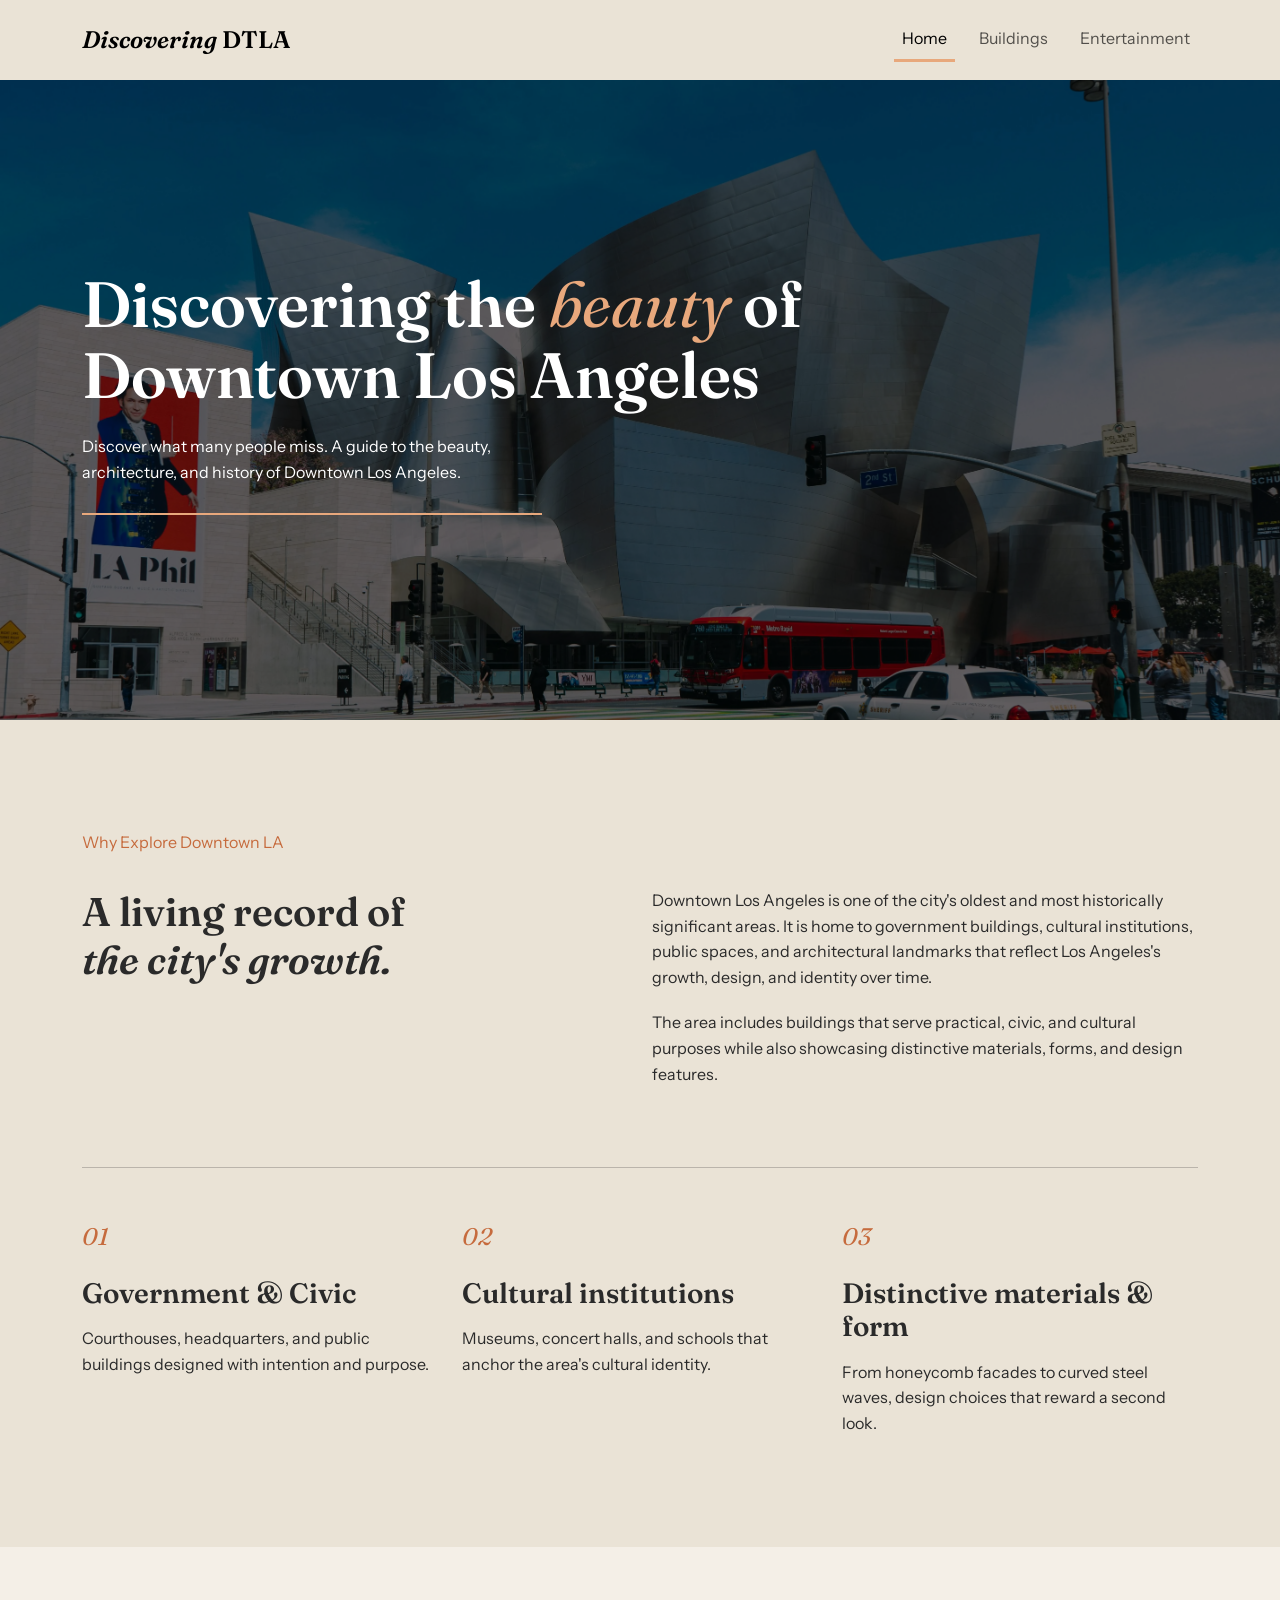
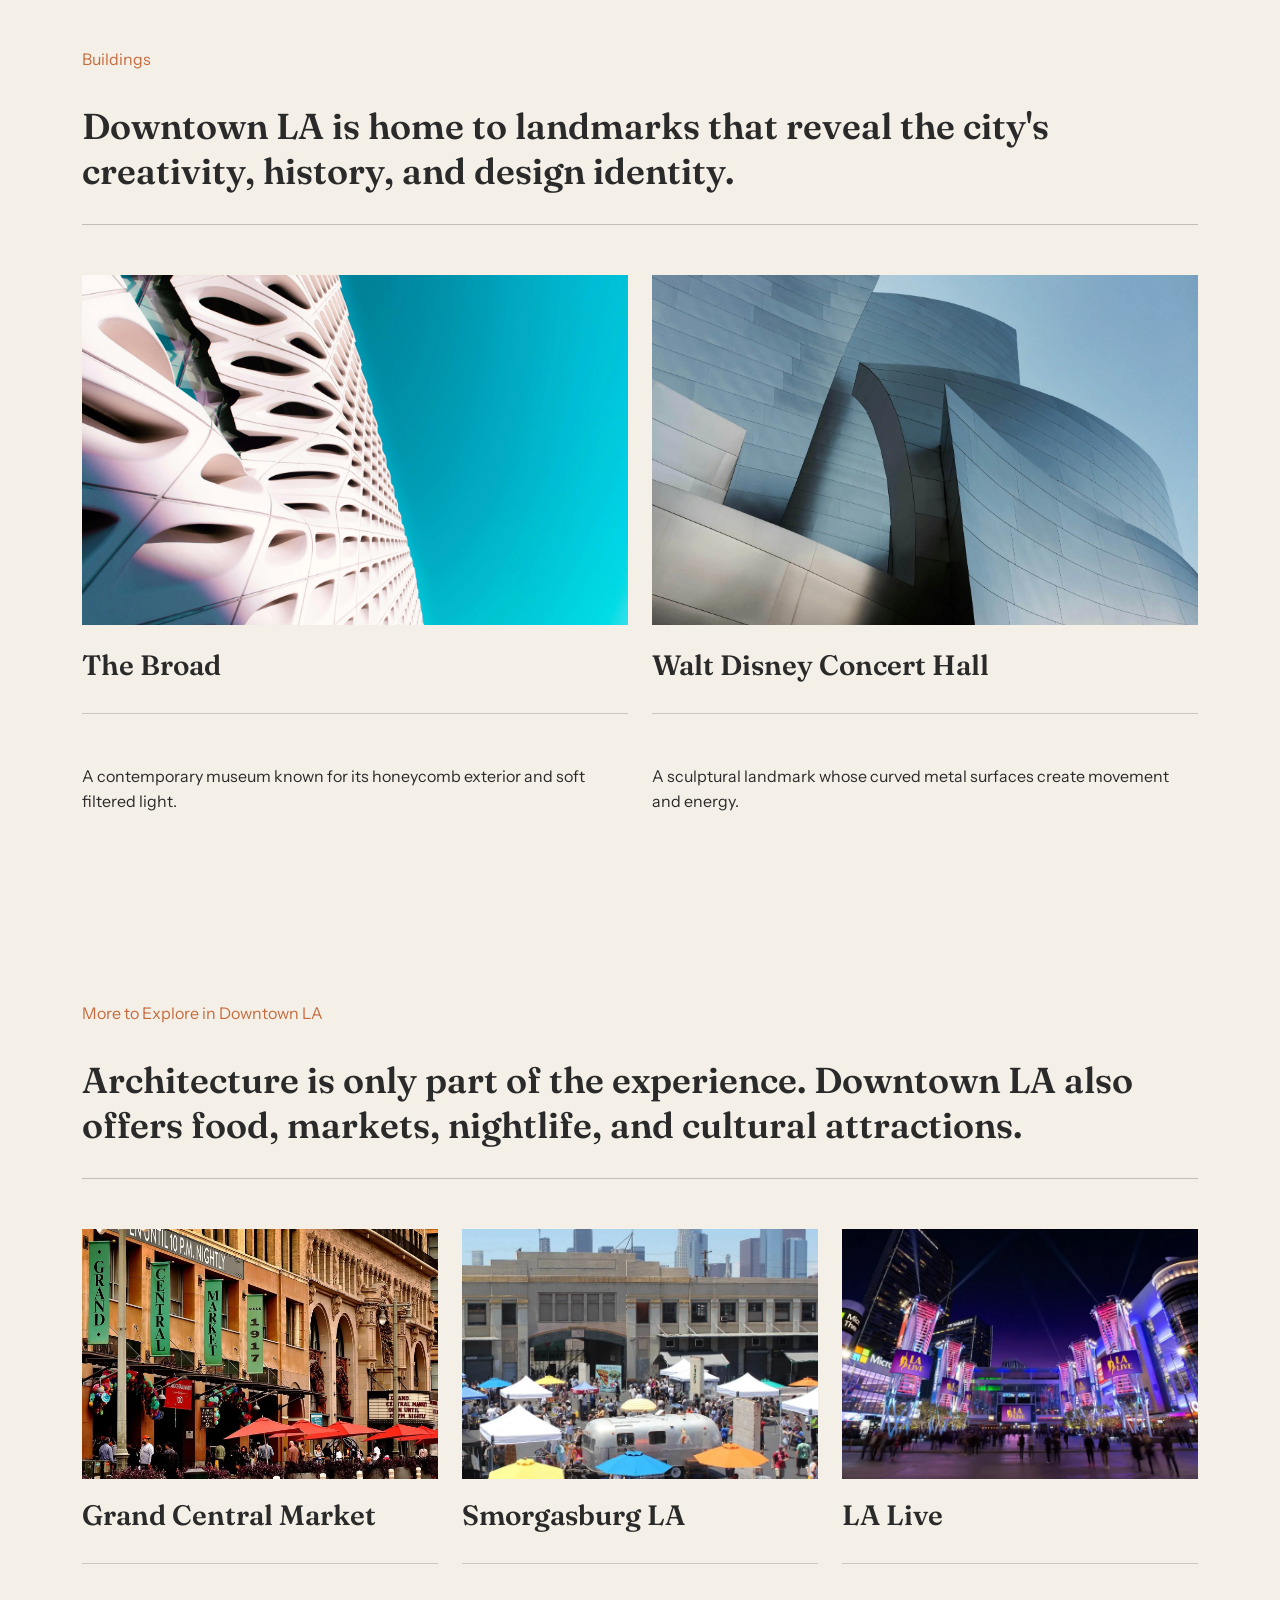
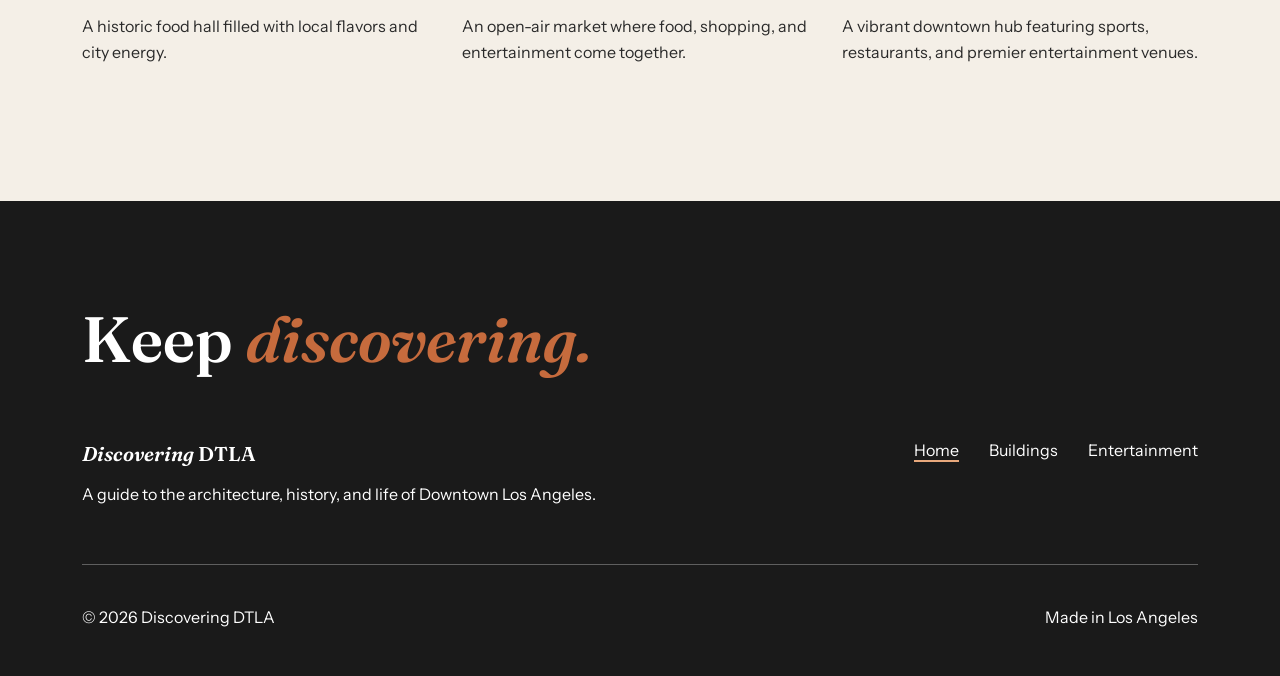
<file: index.html>
<!DOCTYPE html>
<html lang="en">
<head>
    <meta charset="UTF-8">
    <meta name="viewport" content="width=device-width, initial-scale=1.0">
    <meta name="description" content="A guide to the architecture, history, and culture of Downtown Los Angeles. Explore landmark buildings, museums, and neighborhoods in DTLA.">

    <link href="https://cdn.jsdelivr.net/npm/bootstrap@5.3.8/dist/css/bootstrap.min.css" rel="stylesheet">
    <link href="https://fonts.googleapis.com/css2?family=Fraunces:ital,wght@0,400;0,600;1,400;1,600&family=Instrument+Sans:wght@400;500;700&display=swap" rel="stylesheet">

    <link rel="stylesheet" href="styles.css">

    <title>Discovering DTLA - Downtown Los Angeles Architecture and History Guide</title>
</head>


<body>


    <header id="header">
        <nav class="navbar navbar-expand-lg">
            <div class="container">

                <a class="navbar-brand" href="index.html" id="brand">
                    <span class="brand-italic">Discovering</span> DTLA
                </a>

                <button class="navbar-toggler" type="button" data-bs-toggle="collapse" data-bs-target="#menu" aria-label="Toggle navigation">
                    <span class="navbar-toggler-icon"></span>
                </button>

                <div class="collapse navbar-collapse" id="menu">
                    <ul class="navbar-nav ms-auto">
                        <li class="nav-item"><a class="nav-link active" href="index.html">Home</a></li>
                        <li class="nav-item"><a class="nav-link" href="buildings.html">Buildings</a></li>
                        <li class="nav-item"><a class="nav-link" href="entertainment.html">Entertainment</a></li>
                    </ul>
                </div>

            </div>
        </nav>
    </header>


    <main>


        <section class="hero">
            <div class="hero-overlay"></div>

            <div class="container hero-content">
                <h1>Discovering the <span class="italic" id="italic-hero">beauty</span> of<br>Downtown Los Angeles</h1>

                <p>Discover what many people miss. A guide to the beauty, architecture, and history of Downtown Los Angeles.</p>

                <hr class="hero-line">
            </div>
        </section>


        <section class="why-section">
            <div class="container">

                <p class="orange-label">Why Explore Downtown LA</p>

                <div class="row">
                    <div class="col-lg-6">
                        <h2>A living record of<br><span class="italic">the city's growth.</span></h2>
                    </div>

                    <div class="col-lg-6">
                        <p>Downtown Los Angeles is one of the city's oldest and most historically significant areas. It is home to government buildings, cultural institutions, public spaces, and architectural landmarks that reflect Los Angeles's growth, design, and identity over time.</p>

                        <p>The area includes buildings that serve practical, civic, and cultural purposes while also showcasing distinctive materials, forms, and design features.</p>
                    </div>
                </div>

                <hr>

                <div class="row">
                    <article class="col-md-4">
                        <p class="number">01</p>
                        <h3>Government & Civic</h3>
                        <p>Courthouses, headquarters, and public buildings designed with intention and purpose.</p>
                    </article>

                    <article class="col-md-4">
                        <p class="number">02</p>
                        <h3>Cultural institutions</h3>
                        <p>Museums, concert halls, and schools that anchor the area's cultural identity.</p>
                    </article>

                    <article class="col-md-4">
                        <p class="number">03</p>
                        <h3>Distinctive materials & form</h3>
                        <p>From honeycomb facades to curved steel waves, design choices that reward a second look.</p>
                    </article>
                </div>

            </div>
        </section>


        <section class="buildings-section">
            <div class="container">

                <p class="orange-label">Buildings</p>

                <h2>Downtown LA is home to landmarks that reveal the city's creativity, history, and design identity.</h2>

                <hr>

                <div class="row">
                    <article class="col-md-6">
                        <a href="buildings.html">
                            <img src="img/the-broad-museum.webp" alt="The Broad museum honeycomb exterior in Downtown Los Angeles" class="building-img">
                        </a>
                        <h3>The Broad</h3>
                        <hr>
                        <p>A contemporary museum known for its honeycomb exterior and soft filtered light.</p>
                    </article>

                    <article class="col-md-6">
                        <a href="buildings.html">
                            <img src="img/walt-disney-concert-hall.webp" alt="Walt Disney Concert Hall curved metal exterior in Downtown Los Angeles" class="building-img">
                        </a>
                        <h3>Walt Disney Concert Hall</h3>
                        <hr>
                        <p>A sculptural landmark whose curved metal surfaces create movement and energy.</p>
                    </article>
                </div>

            </div>
        </section>


        <section class="explore-section">
            <div class="container">

                <p class="orange-label">More to Explore in Downtown LA</p>

                <h2>Architecture is only part of the experience. Downtown LA also offers food, markets, nightlife, and cultural attractions.</h2>

                <hr>

                <div class="row">
                    <article class="col-md-4">
                        <a href="entertainment.html">
                            <img src="img/grand-central-market.webp" alt="Grand Central Market food hall in Downtown Los Angeles" class="explore-img">
                        </a>
                        <h3>Grand Central Market</h3>
                        <hr>
                        <p>A historic food hall filled with local flavors and city energy.</p>
                    </article>

                    <article class="col-md-4">
                        <a href="entertainment.html">
                            <img src="img/smorgasburg-la.webp" alt="Smorgasburg LA open-air market in Downtown Los Angeles" class="explore-img">
                        </a>
                        <h3>Smorgasburg LA</h3>
                        <hr>
                        <p>An open-air market where food, shopping, and entertainment come together.</p>
                    </article>

                    <article class="col-md-4">
                        <a href="entertainment.html">
                            <img src="img/la-live.webp" alt="LA Live entertainment venue at night in Downtown Los Angeles" class="explore-img">
                        </a>
                        <h3>LA Live</h3>
                        <hr>
                        <p>A vibrant downtown hub featuring sports, restaurants, and premier entertainment venues.</p>
                    </article>
                </div>

            </div>
        </section>


    </main>


    <footer>
        <div class="container">

            <h2>Keep <span class="italic orange">discovering.</span></h2>

            <div class="row">
                <div class="col-md-6">
                    <p class="footer-brand"><span class="italic">Discovering</span> DTLA</p>
                    <p>A guide to the architecture, history, and life of Downtown Los Angeles.</p>
                </div>

                <nav class="col-md-6">
                    <ul class="footer-links">
                        <li><a href="index.html" class="active">Home</a></li>
                        <li><a href="buildings.html">Buildings</a></li>
                        <li><a href="entertainment.html">Entertainment</a></li>
                    </ul>
                </nav>
            </div>

            <hr>

            <div class="row">
                <div class="col-md-6"><p>© 2026 Discovering DTLA</p></div>
                <div class="col-md-6 text-end"><p>Made in Los Angeles</p></div>
            </div>

        </div>
    </footer>


    <script src="https://cdn.jsdelivr.net/npm/bootstrap@5.3.8/dist/js/bootstrap.bundle.min.js"></script>


</body>
</html>
</file>
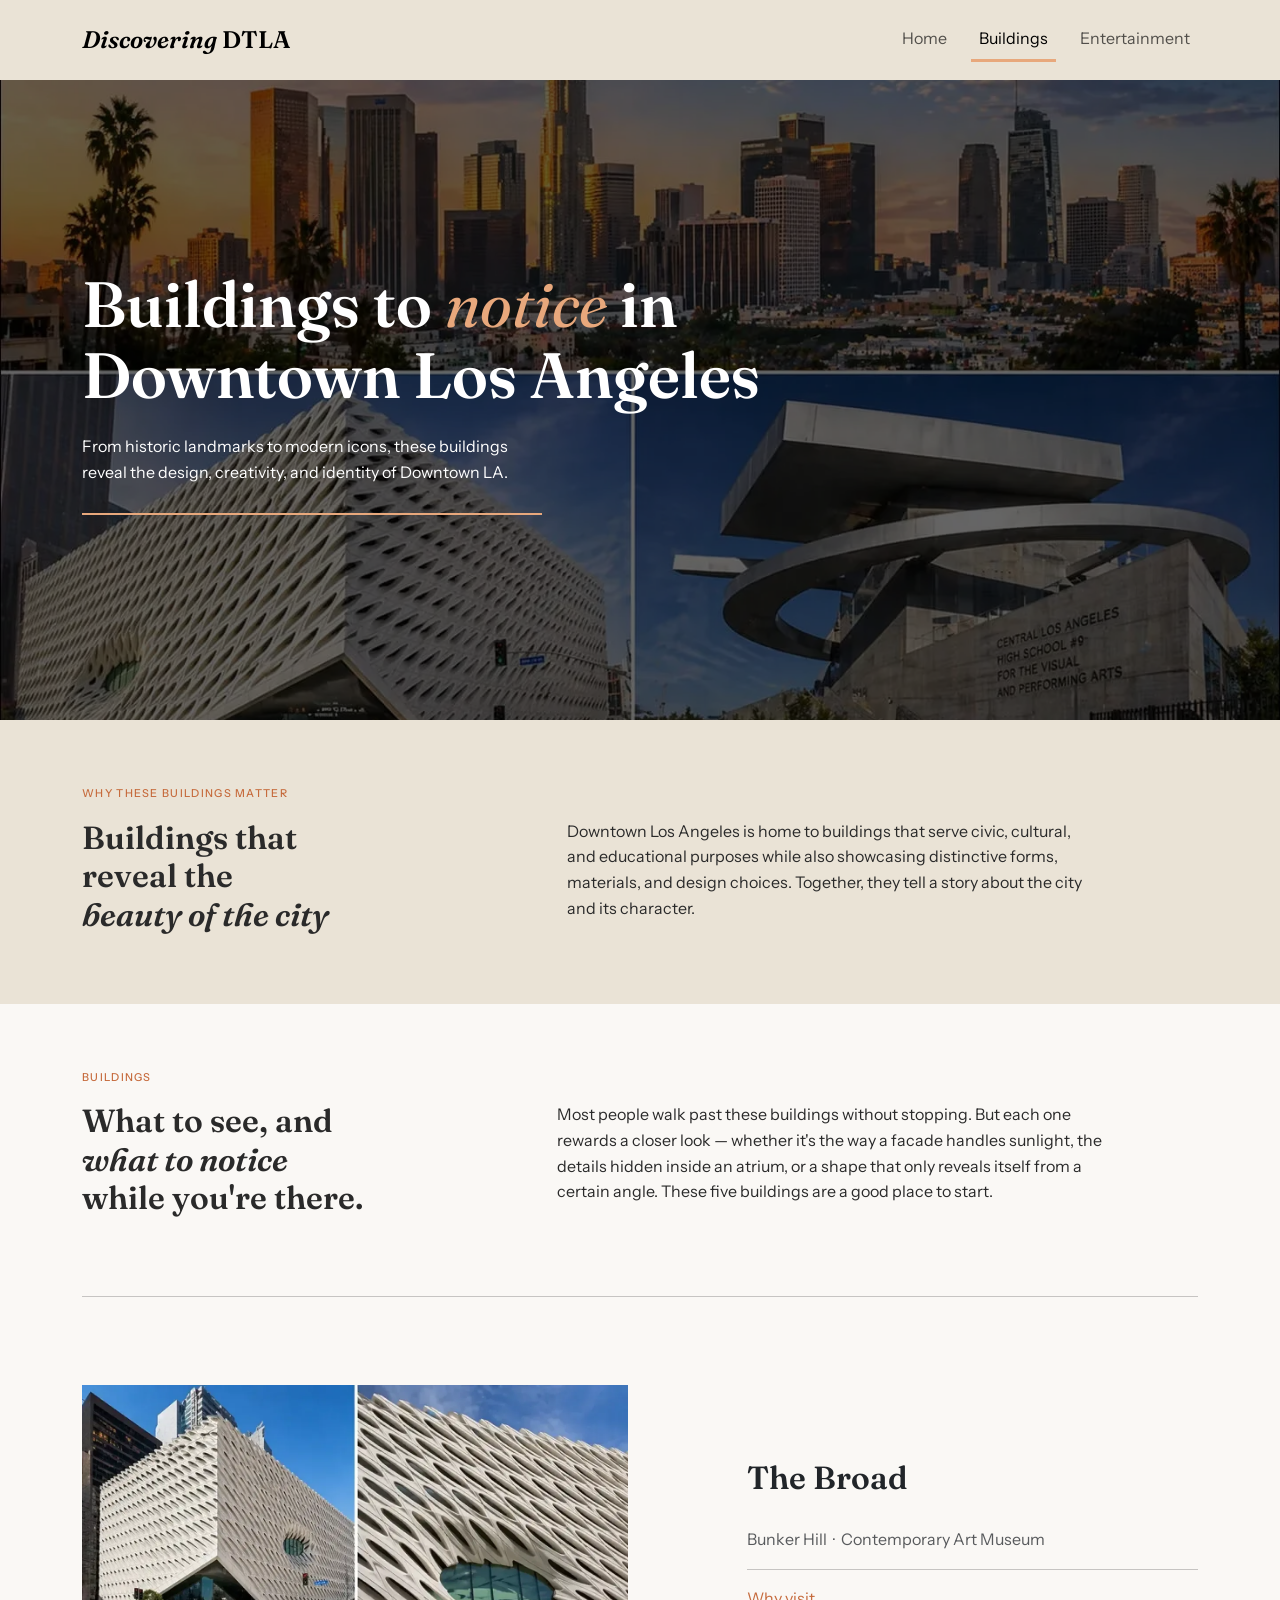
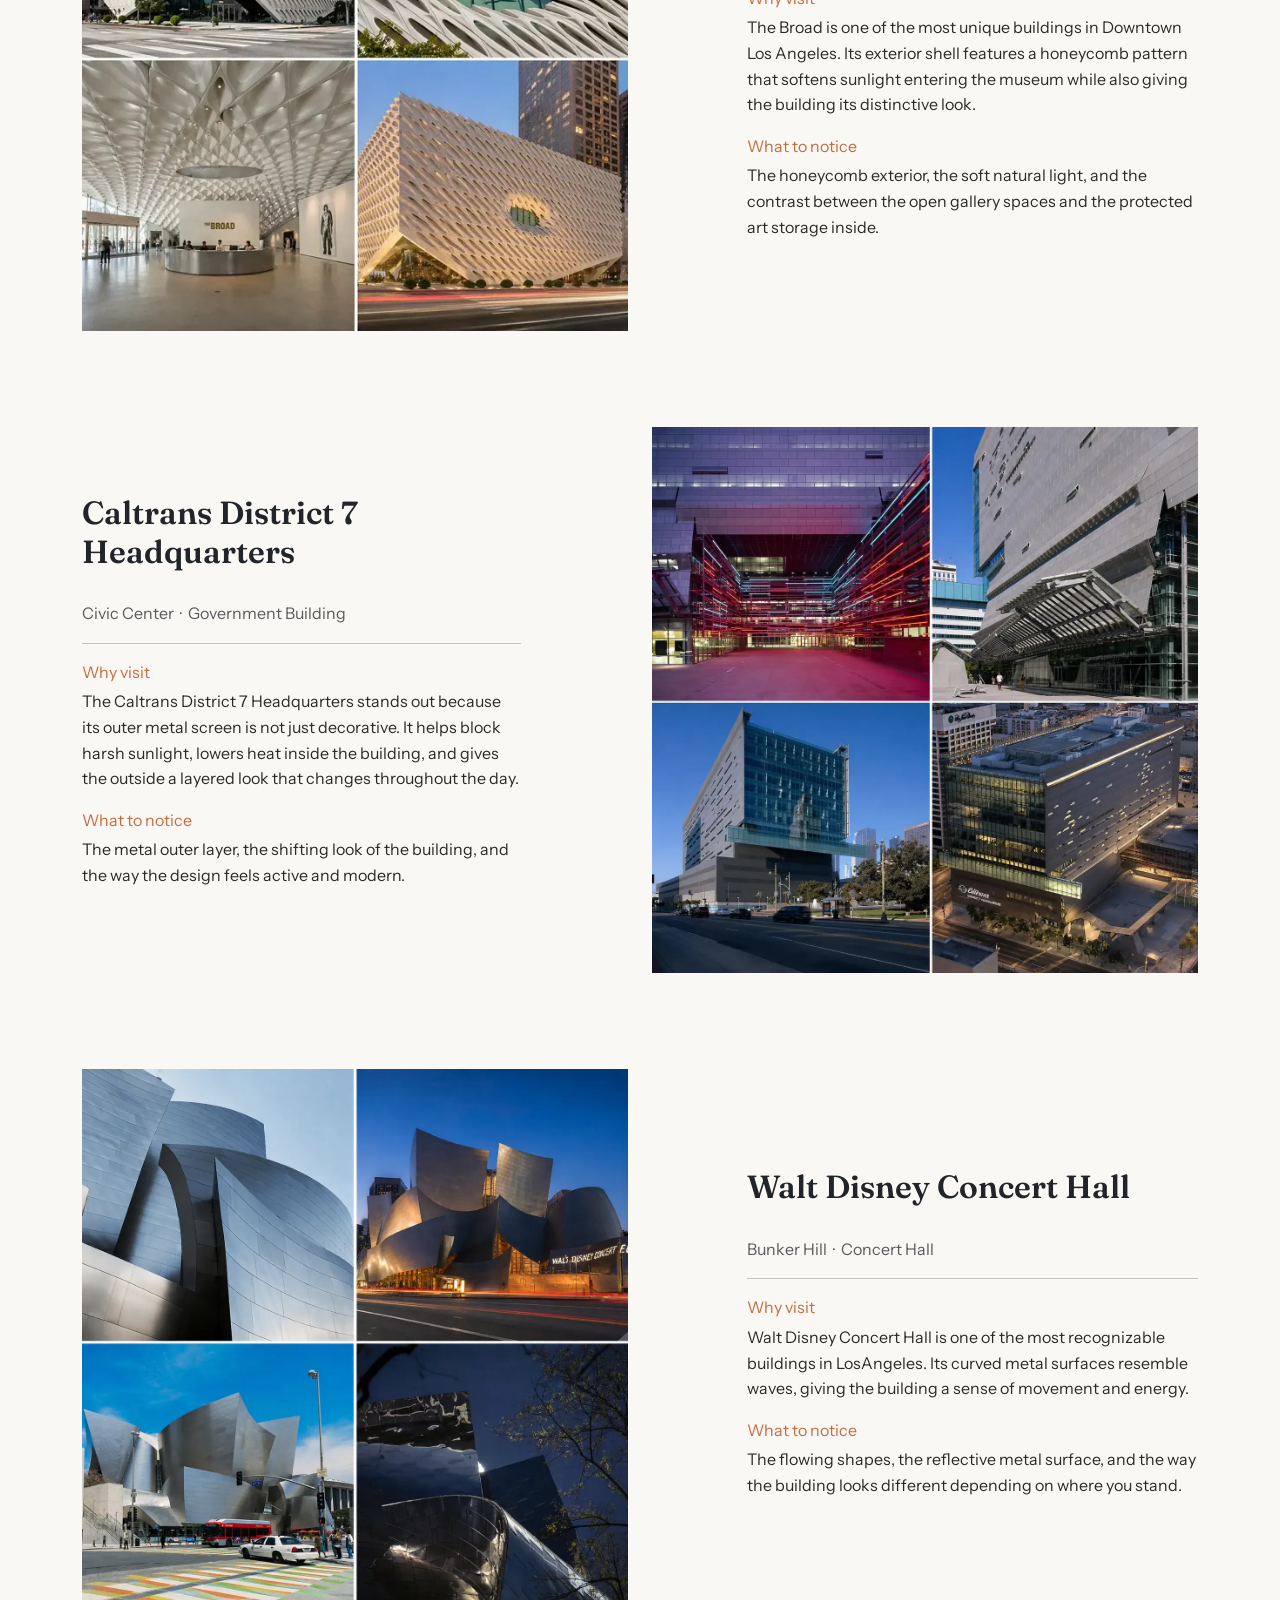
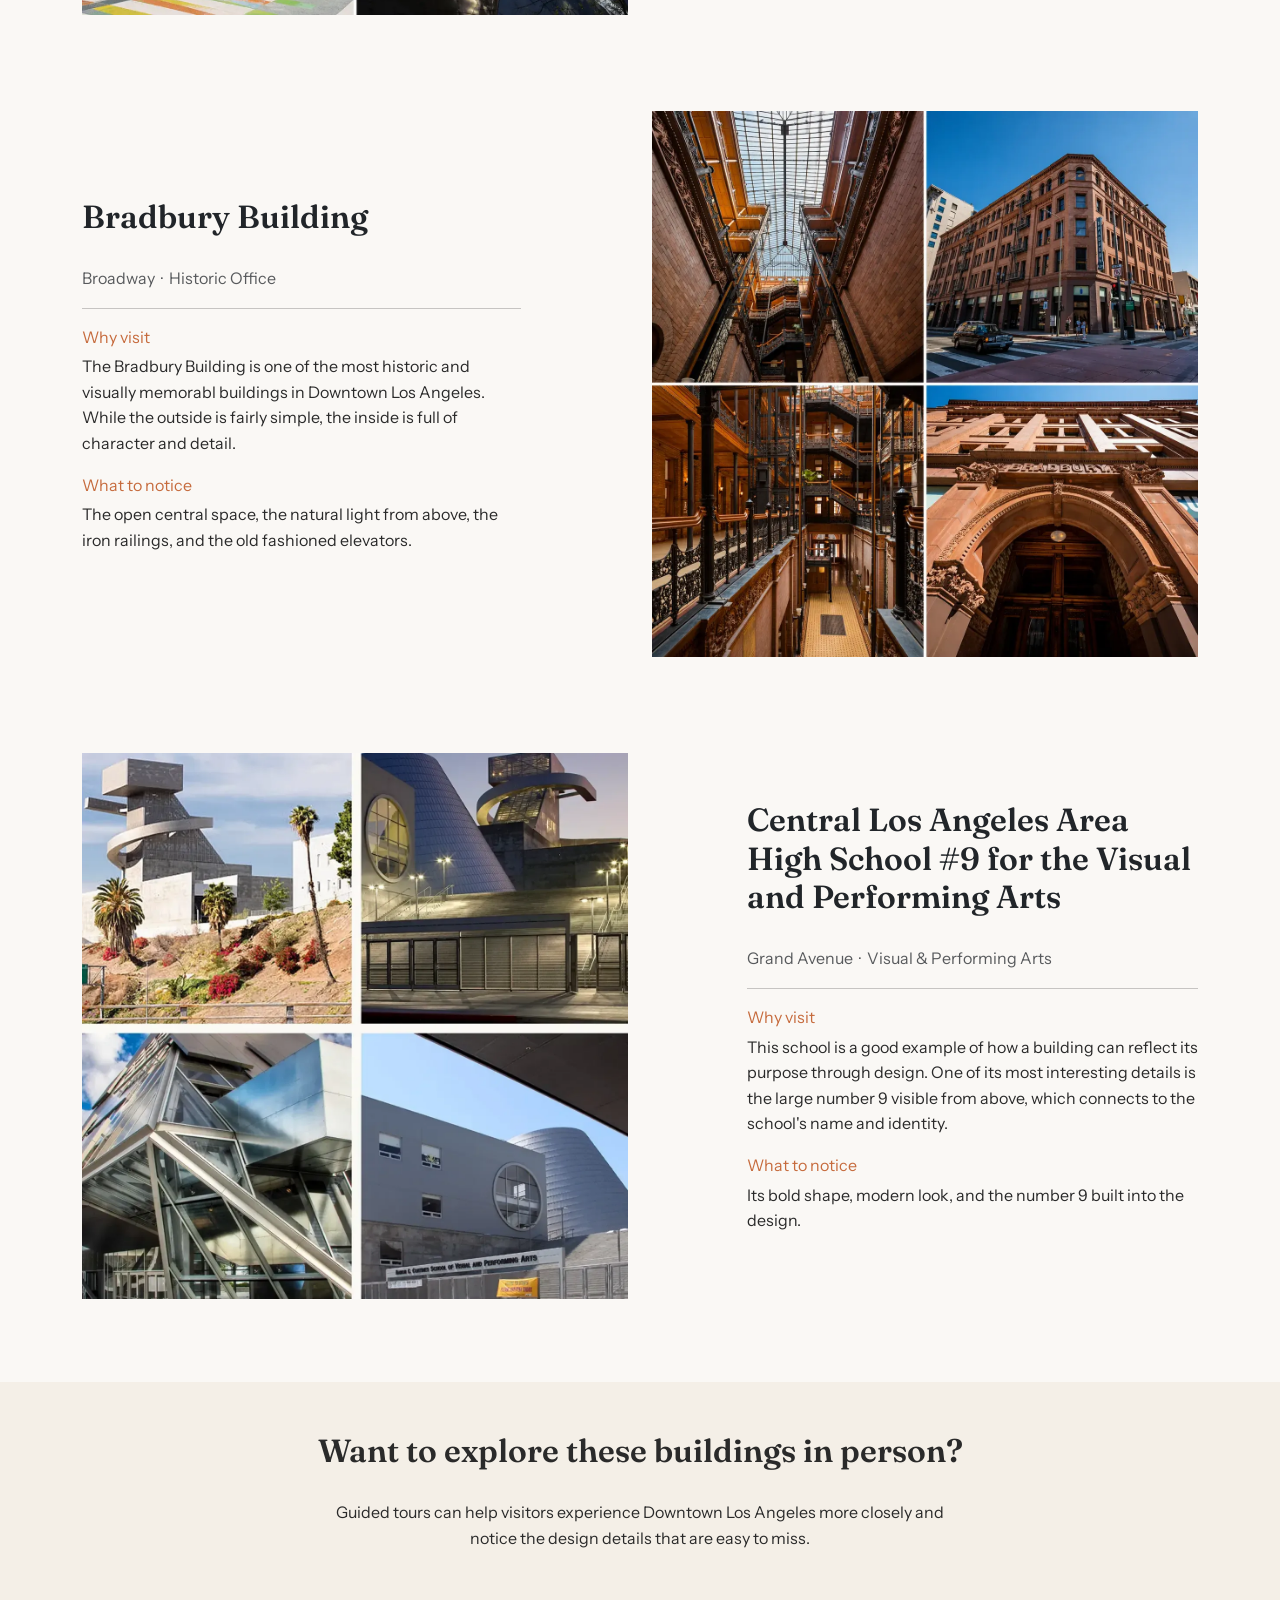
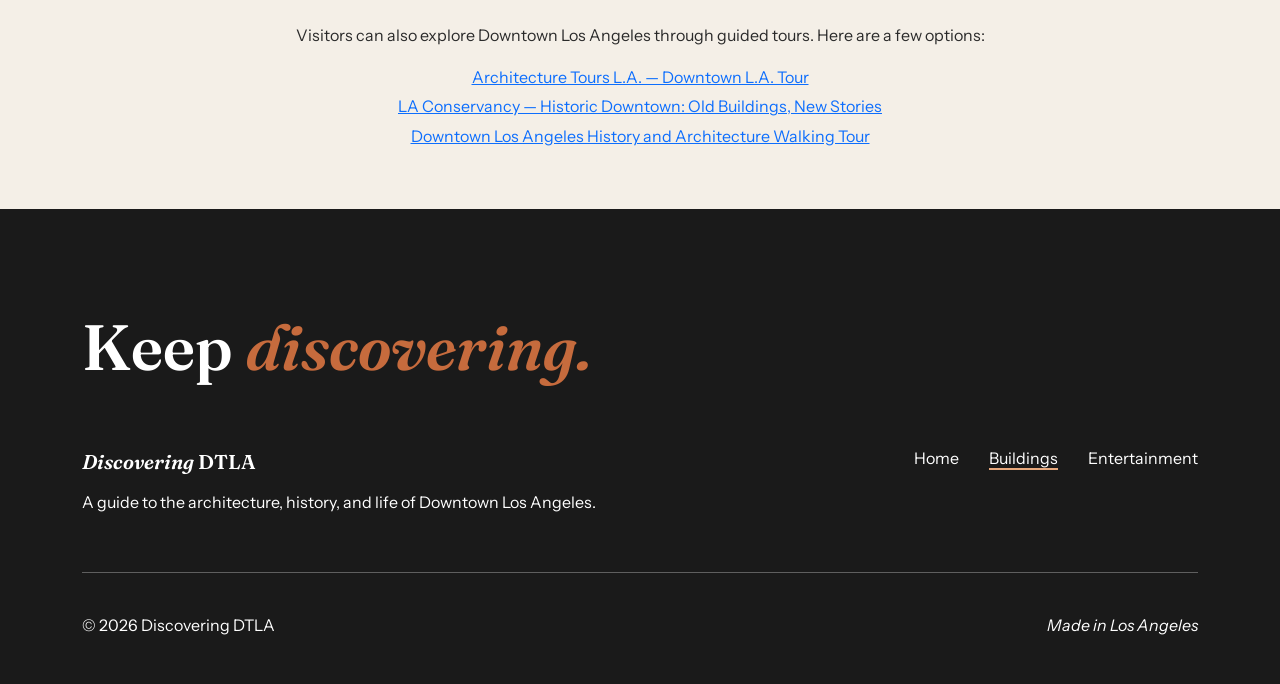
<file: buildings.html>
<!DOCTYPE html>
<html lang="en">

<head>
  <meta charset="UTF-8">
  <meta name="viewport" content="width=device-width, initial-scale=1.0">
  <meta name="description" content="Explore the entertainment, food, and culture of Downtown Los Angeles.">

  <link href="https://cdn.jsdelivr.net/npm/bootstrap@5.3.8/dist/css/bootstrap.min.css" rel="stylesheet">
  <link
    href="https://fonts.googleapis.com/css2?family=Fraunces:ital,wght@0,400;0,600;1,400;1,600&family=Instrument+Sans:wght@400;500;700&display=swap"
    rel="stylesheet">

  <link rel="stylesheet" href="styles.css">

  <title>Buildings - Discovering DTLA - Details of the Buildings </title>
</head>

<body>

  <!-- ── NAVBAR ── -->
  <header id="header">
    <nav class="navbar navbar-expand-lg">
      <div class="container">

        <a class="navbar-brand" href="index.html" id="brand">
          <span class="brand-italic">Discovering</span> DTLA
        </a>

        <button class="navbar-toggler" type="button" data-bs-toggle="collapse" data-bs-target="#menu"
          aria-label="Toggle navigation">
          <span class="navbar-toggler-icon"></span>
        </button>

        <div class="collapse navbar-collapse" id="menu">
          <ul class="navbar-nav ms-auto">
            <li class="nav-item"><a class="nav-link" href="index.html">Home</a></li>
            <li class="nav-item"><a class="nav-link active" href="buildings.html">Buildings</a></li>
            <li class="nav-item"><a class="nav-link" href="entertainment.html">Entertainment</a></li>
          </ul>
        </div>

      </div>
    </nav>
  </header>




  <main>




    <!-- ── HERO ── -->
    <section class="hero buildings-hero">
      <div class="hero-overlay"></div>

      <div class="container hero-content">
        <h1>Buildings to <span class="italic" id="italic-hero">notice </span> in<br>Downtown Los Angeles</h1>

        <p>From historic landmarks to modern icons, these buildings reveal the design, creativity, and identity of
          Downtown LA.</p>

        <hr class="hero-line">
      </div>
    </section>

    <!-- ── INTRO: Why These Buildings Matter ── -->

    <section class="buildings-why-section">
      <div class="container">
        <div class="section-label">Why These Buildings Matter</div>

        <div class="row g-5 align-items-start">
          <div class="col-md-5">
            <h2>Buildings that<br> reveal the<br><span class="italic">beauty of the city</span></h2>
          </div>

          <div class="col-lg-6">
            <p>Downtown Los Angeles is home to buildings that serve civic, cultural, and educational purposes while also
              showcasing distinctive forms, materials, and design choices. Together, they tell a story about the city
              and its character.</p>
          </div>

        </div>

      </div>
    </section>

    <!-- ── BUILDINGS ── -->

    <section class="buildings-page-section">
      <div class="container">
        <div class="section-label">Buildings</div>

        <div class="row mb-5 align-items-start">
          <div class="col-md-5">
            <h2>What to see, and<br><span class="italic">what to notice</span><br> while you're there.</h2>
          </div>

          <div class="col-lg-6 d-flex align-items-center">
            <p>Most people walk past these buildings without stopping. But each one rewards a closer look — whether it's
              the way a facade handles sunlight, the details hidden inside an atrium, or a shape that only reveals
              itself from a certain angle. These five buildings are a good place to start.</p>
          </div>
        </div>

        <hr>

      </div>
    </section>



    <!-- 1. The Broad -->

    <section class="five-buildings-section">
      <div class="container">

        <div class="row align-items-center mb-5 pb-5">

          <div class="col-md-6 mb-b mb-md-0">
            <a href="https://www.thebroad.org/" target="_blank" rel="noopener">
              <img src="img/the_broad_collage.webp" class="img-fluid w-100" alt="The Broad Museum honeycomb Collage">
            </a>
          </div>

          <div class="col-md-5 offset-md-1">

            <a href="https://www.thebroad.org/" target="_blank" rel="noopener" class="text-decoration-none text-dark">
              <h2>The Broad</h2>
            </a>

            <div class="text-muted mb-3">Bunker Hill &nbsp;·&nbsp; Contemporary Art Museum</div>
            <hr>
            <div class="orange mb-1">Why visit</div>
            <p>The Broad is one of the most unique buildings in Downtown Los Angeles. Its exterior shell features a
              honeycomb
              pattern that softens sunlight entering the museum while also giving the building its distinctive look.
            </p>
            <div class="orange mb-1">What to notice</div>
            <p>The honeycomb exterior, the soft natural light, and the contrast between the
              open gallery spaces and the protected art storage inside.
            </p>

          </div>

        </div>


        <!-- 2. Caltrans District 7 Headquarters -->

        <div class="row align-items-center mb-5 pb-5 flex-md-row-reverse">

          <div class="col-md-6 mb-4 mb-md-0">

            <a href="https://www.archdaily.com/206947/flashback-caltrans-district-7-headquarters-morphosis"
              target="_blank" rel="noopener">
              <img src="img/caltrans_collage.webp" class="img-fluid w-100" alt="The Caltrans District 7 Headquarters">
            </a>

          </div>

          <div class="col-md-5 me-auto pe-md-4">

            <a href="https://www.archdaily.com/206947/flashback-caltrans-district-7-headquarters-morphosis"
              target="_blank" rel="noopener" class="text-decoration-none text-dark">
              <h2>Caltrans District 7 Headquarters</h2>
            </a>

            <p class="text-muted mb-3">Civic Center &nbsp;·&nbsp; Government Building</p>
            <hr>
            <p class="orange mb-1">Why visit</p>
            <p>The Caltrans District 7 Headquarters stands out because its outer metal screen is not just decorative. It
              helps block harsh sunlight, lowers heat inside the building, and gives the outside a layered look that
              changes throughout the day.</p>
            <p class="orange mb-1">What to notice</p>
            <p>The metal outer layer, the shifting look of the building, and the way the design feels active and modern.
            </p>

          </div>

        </div>

        <!-- 3. Walt Disney Concert Hall -->
        <div class="row align-items-center mb-5 pb-5">

          <div class="col-md-6 mb-4 mb-md-0">

            <a href="https://www.discoverlosangeles.com/things-to-do/walt-disney-concert-hall-a-los-angeles-cultural-icon"
              target="_blank" rel="noopener">
              <img src="img/disney_collage.webp" class="img-fluid w-100" alt="The Walt Disney Concert Hall">
            </a>

          </div>

          <div class="col-md-5 offset-md-1">

            <a href="https://www.discoverlosangeles.com/things-to-do/walt-disney-concert-hall-a-los-angeles-cultural-icon"
              target="_blank" rel="noopener" class="text-decoration-none text-dark">
              <h2>Walt Disney Concert Hall</h2>
            </a>

            <div class="text-muted mb-3">Bunker Hill &nbsp;·&nbsp; Concert Hall</div>
            <hr>
            <div class="orange mb-1">Why visit</div>
            <p>Walt Disney Concert Hall is one of the most recognizable buildings in LosAngeles. Its curved metal
              surfaces resemble waves, giving the building a sense of movement and energy.</p>
            <div class="orange mb-1">What to notice</div>
            <p>The flowing shapes, the reflective metal surface, and the way the building looks different depending on
              where you stand.
            </p>

          </div>

        </div>

        <!-- 4. Bradbury Building -->

        <div class="row align-items-center mb-5 pb-5 flex-md-row-reverse">

          <div class="col-md-6 mb-4 mb-md-0">

            <a href="https://www.pbssocal.org/shows/lost-la/los-angeles-in-buildings-the-bradbury-building"
              target="_blank" rel="noopener">
              <img src="img/bradbury_collage.webp" class="img-fluid w-100" alt="The Historical Bradbury Building">
            </a>

          </div>

          <div class="col-md-5 me-auto pe-md-4">

            <a href="https://www.pbssocal.org/shows/lost-la/los-angeles-in-buildings-the-bradbury-building"
              target="_blank" rel="noopener" class="text-decoration-none text-dark">
              <h2>Bradbury Building</h2>
            </a>

            <p class="text-muted mb-3">Broadway &nbsp;·&nbsp; Historic Office</p>
            <hr>
            <p class="orange mb-1">Why visit</p>
            <p>The Bradbury Building is one of the most historic and visually memorabl buildings in Downtown Los
              Angeles. While the outside is fairly simple, the inside is full of character and detail.</p>
            <p class="orange mb-1">What to notice</p>
            <p>The open central space, the natural light from above, the iron railings, and the old fashioned elevators.
            </p>

          </div>

        </div>

        <!-- 5. High School #9 -->

        <div class="row align-items-center pb-5">

          <div class="col-md-6 mb-4 mb-md-0">

            <a href="https://coop-himmelblau.at/projects/central-los-angeles-area-high-school-9-for-the-visual-and-performing-arts/"
              target="_blank" rel="noopener">
              <img src="img/central_la_high_school_9_collage.webp" class="img-fluid w-100"
                alt="The Central Los Angeles Area High School #9">
            </a>

          </div>

          <div class="col-md-5 offset-md-1">

            <a href="https://coop-himmelblau.at/projects/central-los-angeles-area-high-school-9-for-the-visual-and-performing-arts/"
              target="_blank" rel="noopener" class="text-decoration-none text-dark">
              <h2>Central Los Angeles Area High School #9 for the Visual and Performing Arts</h2>
            </a>

            <p class="text-muted mb-3">Grand Avenue &nbsp;·&nbsp; Visual &amp; Performing Arts</p>
            <hr>
            <p class="orange mb-1">Why visit</p>
            <p>This school is a good example of how a building can reflect its purpose through design. One of its most
              interesting details is the large number 9 visible from above, which connects to the school's name and
              identity.</p>

            <p class="orange mb-1">What to notice</p>
            <p>Its bold shape, modern look, and the number 9 built into the design.</p>

          </div>

        </div>

      </div>
    </section>

    <!-- ── TOURS ── -->
    <section class="buildings-explore-section text-center">
      <div class="container">

        <div class="row g-5">

          <div class="col-12 text-center mb-2">
            <h2>Want to explore these buildings in person?</h2>
            <p class="lead-text mx-auto" style="max-width: 620px;">Guided tours can help visitors experience Downtown
              Los Angeles more closely and notice the design details that are easy to miss.
            </p>
          </div>

          <div class="col-12 text-center">
            <p class="sub-text">Visitors can also explore Downtown Los Angeles through guided tours. Here are a few
              options:
            </p>

            <div class="d-flex flex-column align-items-center gap-1 mt-2">
              <a class="tour-link" href="https://www.architecturetoursla.com/" target="_blank"
                rel="noopener">Architecture Tours L.A. — Downtown L.A. Tour</a>
              <a class="tour-link"
                href="https://www.laconservancy.org/tours/historic-downtown-old-buildings-new-stories" target="_blank"
                rel="noopener">LA Conservancy — Historic Downtown: Old Buildings, New Stories</a>
              <a class="tour-link"
                href="https://www.viator.com/tours/Los-Angeles/Downtown-Los-Angeles-History-and-Architecture-Walking-Tour/d645-5540DTLAARCH"
                target="_blank" rel="noopener">Downtown Los Angeles History and Architecture Walking Tour</a>
            </div>

          </div>

        </div>

      </div>
    </section>




  </main>




  <footer>
    <div class="container">
      <h2>Keep <span class="italic orange">discovering.</span></h2>

      <div class="row">
        <div class="col-md-6">
          <p class="footer-brand"><span class="italic">Discovering</span> DTLA</p>
          <p>A guide to the architecture, history, and life of Downtown Los Angeles.</p>
        </div>

        <nav class="col-md-6">
          <ul class="footer-links">
            <li><a href="index.html">Home</a></li>
            <li><a href="buildings.html" class="active">Buildings</a></li>
            <li><a href="entertainment.html">Entertainment</a></li>
          </ul>
        </nav>
      </div>

      <hr>

      <div class="row">
        <div class="col-md-6">
          <p>© 2026 Discovering DTLA</p>
        </div>
        <div class="col-md-6 text-end">
          <p class="italic">Made in Los Angeles</p>
        </div>
      </div>
    </div>
  </footer>

  <script src="https://cdn.jsdelivr.net/npm/bootstrap@5.3.8/dist/js/bootstrap.bundle.min.js"></script>

</body>

</html>
</file>
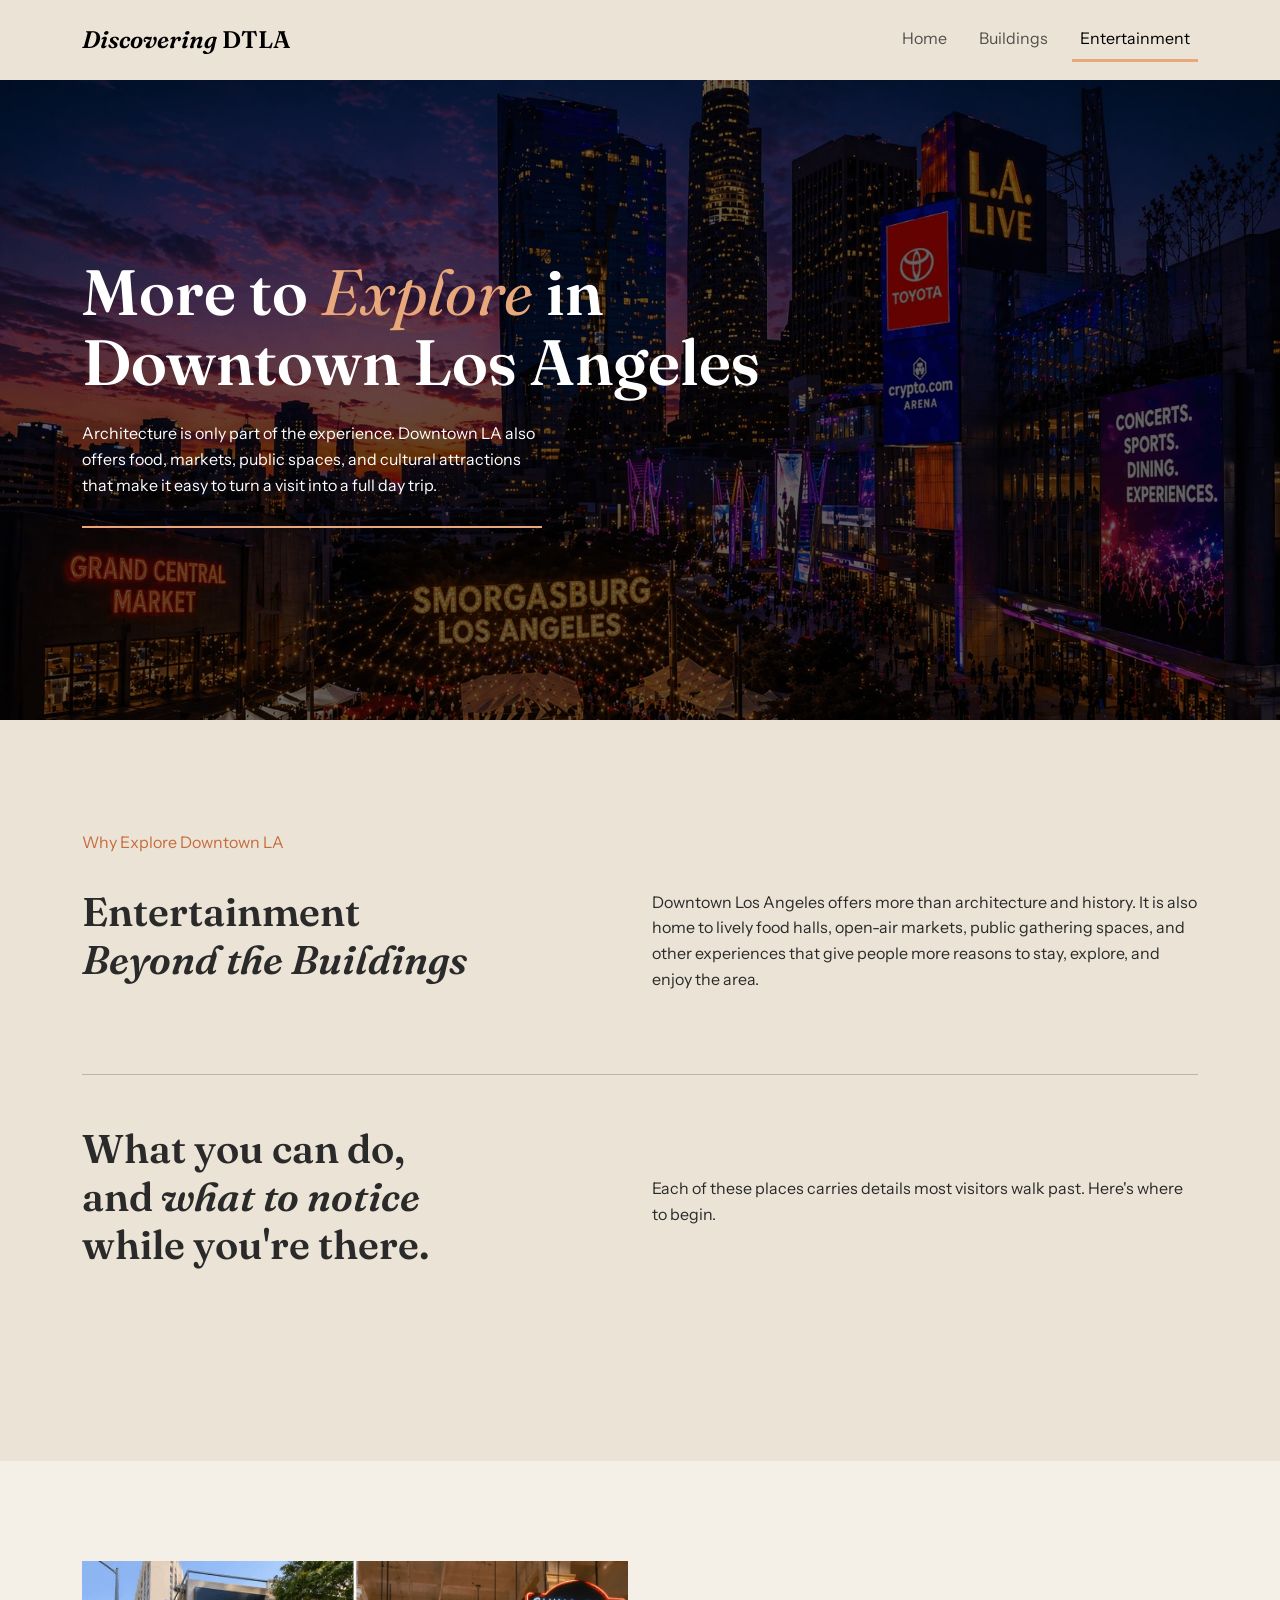
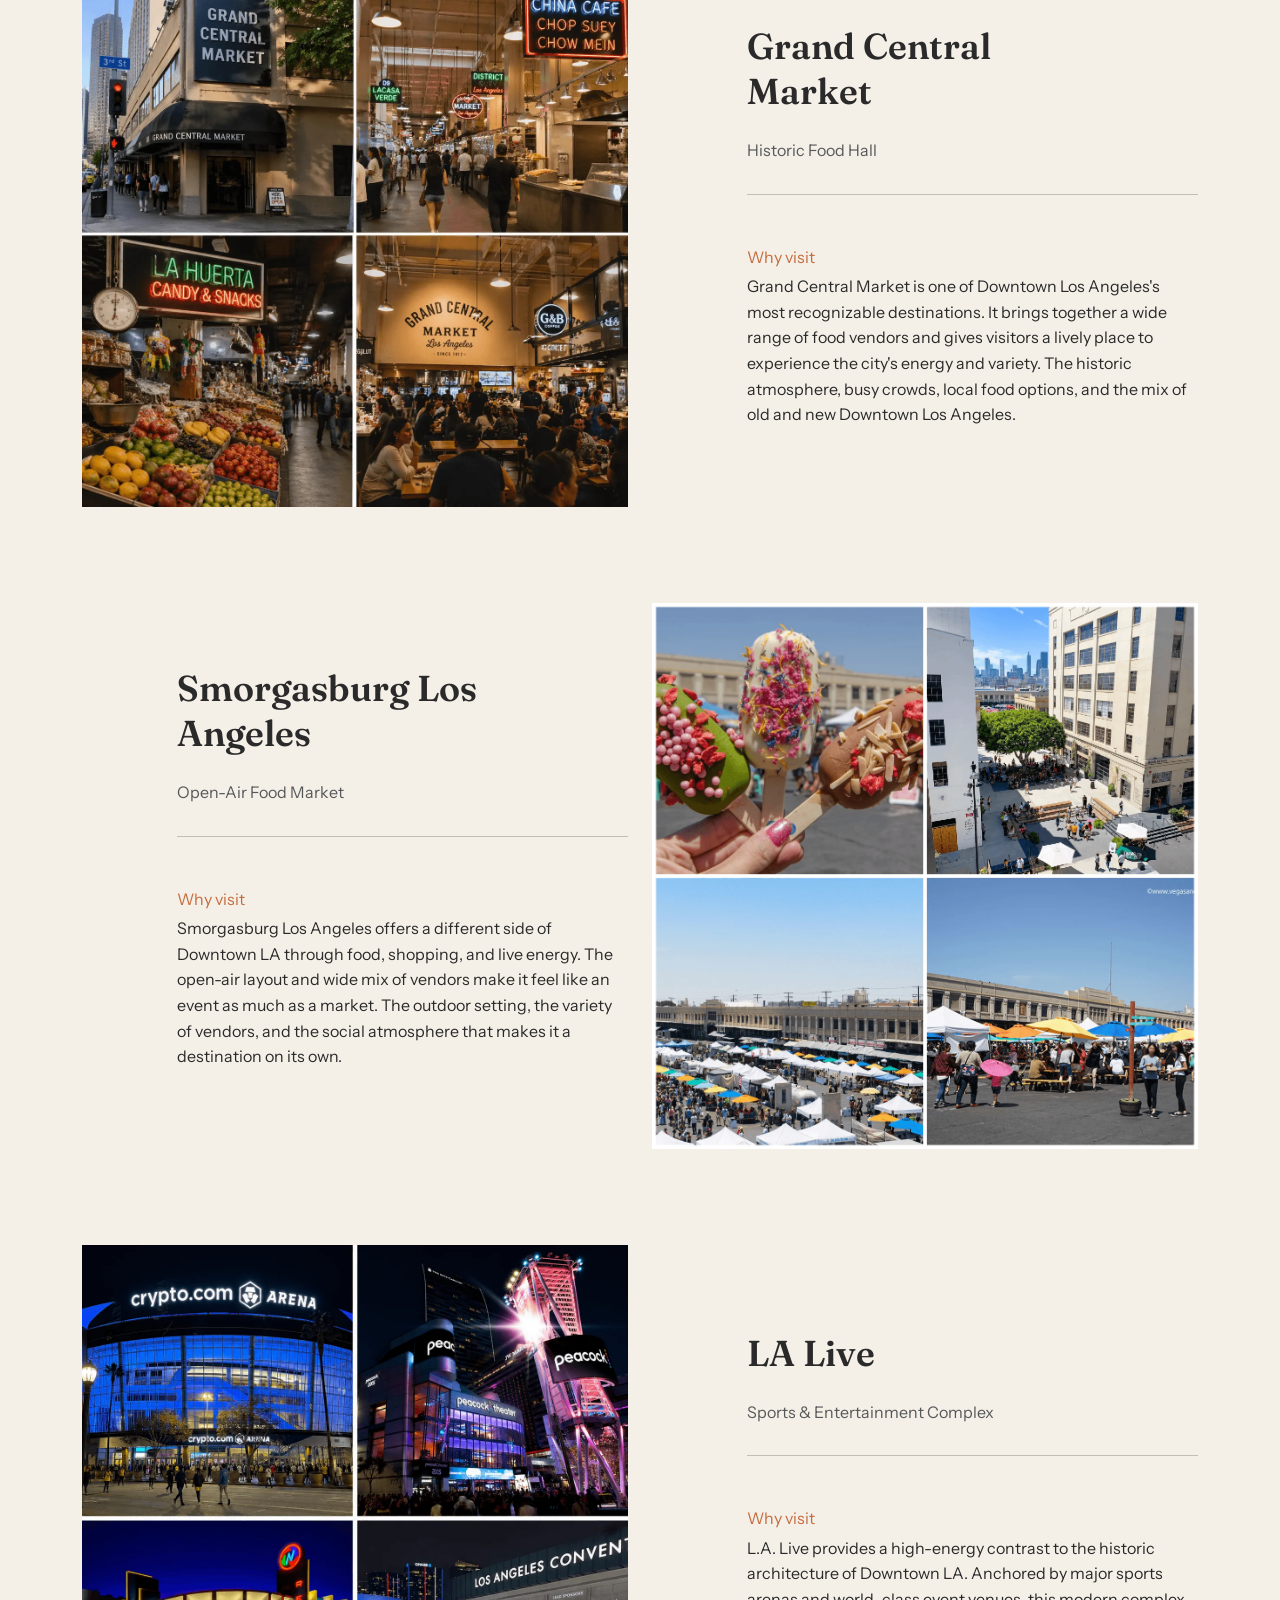
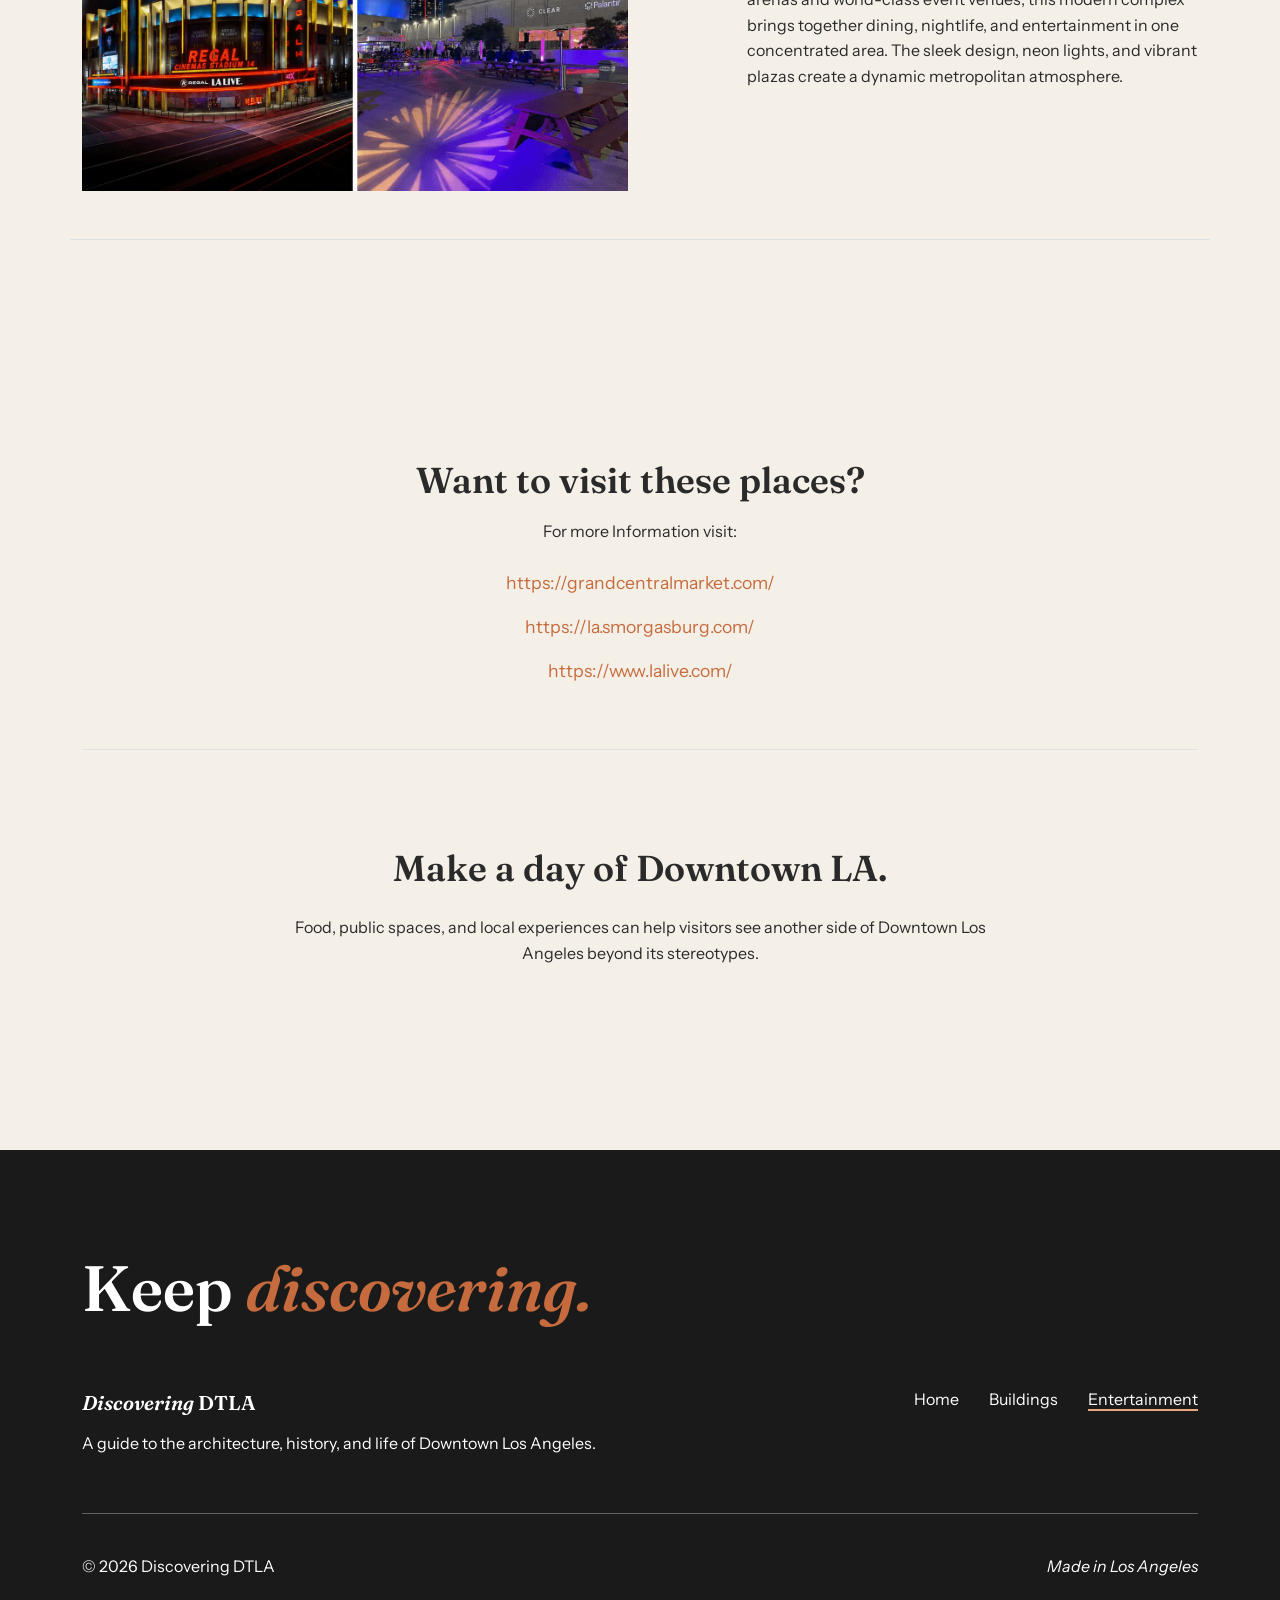
<file: entertainment.html>
<!DOCTYPE html>
<html lang="en">
<head>
    <meta charset="UTF-8">
    <meta name="viewport" content="width=device-width, initial-scale=1.0">
    <meta name="description" content="Explore the entertainment, food, and culture of Downtown Los Angeles.">

    <link href="https://cdn.jsdelivr.net/npm/bootstrap@5.3.8/dist/css/bootstrap.min.css" rel="stylesheet">
    <link href="https://fonts.googleapis.com/css2?family=Fraunces:ital,wght@0,400;0,600;1,400;1,600&family=Instrument+Sans:wght@400;500;700&display=swap" rel="stylesheet">

    <link rel="stylesheet" href="styles.css">

    <title>Entertainment - Discovering DTLA</title>
</head>

<body>

    <header id="header">
        <nav class="navbar navbar-expand-lg">
            <div class="container">
                <a class="navbar-brand" href="index.html" id="brand">
                    <span class="brand-italic">Discovering</span> DTLA
                </a>

                <button class="navbar-toggler" type="button" data-bs-toggle="collapse" data-bs-target="#menu" aria-label="Toggle navigation">
                    <span class="navbar-toggler-icon"></span>
                </button>

                <div class="collapse navbar-collapse" id="menu">
                    <ul class="navbar-nav ms-auto">
                        <li class="nav-item"><a class="nav-link" href="index.html">Home</a></li>
                        <li class="nav-item"><a class="nav-link" href="buildings.html">Buildings</a></li>
                        <li class="nav-item"><a class="nav-link active" href="entertainment.html">Entertainment</a></li>
                    </ul>
                </div>
            </div>
        </nav>
    </header>

    <main>
        <section class="hero entertainment-hero">
            <div class="hero-overlay"></div>
            <div class="container hero-content">
                <h1>More to <span class="italic" id="italic-hero">Explore</span> in<br>Downtown Los Angeles</h1>
                
                <p>Architecture is only part of the experience. Downtown LA also offers food, markets, public spaces, and cultural attractions that make it easy to turn a visit into a full day trip.</p>

                <hr class="hero-line">
            </div>
        </section>

        <section class="why-section">
            <div class="container">
                <p class="orange-label">Why Explore Downtown LA</p>

                <div class="row align-items-center">
                    <div class="col-lg-6">
                        <h2>Entertainment<br><span class="italic">Beyond the Buildings</span></h2>
                    </div>

                    <div class="col-lg-6">
                        <p>Downtown Los Angeles offers more than architecture and history. It is also home to lively food halls, open-air markets, public gathering spaces, and other experiences that give people more reasons to stay, explore, and enjoy the area.</p>
                    </div>
                </div>
                
                <hr>
                
                <div class="row mb-5 pb-4">
                    <div class="col-lg-6">
                        <h2>What you can do,<br>and <span class="italic">what to notice</span><br>while you're there.</h2>
                    </div>
                    <div class="col-lg-6 d-flex align-items-center">
                        <p>Each of these places carries details most visitors walk past. Here's where to begin.</p>
                    </div>
                </div>
            </div>
        </section>

        <section class="buildings-section">
            <div class="container">

                <div class="row align-items-center mb-5 pb-5">
                    <div class="col-md-6 mb-4 mb-md-0">
                        <img src="img/Grand Central Market Collage.webp" class="img-fluid w-100" alt="Grand Central Market Collage">
                    </div>
                    <div class="col-md-5 offset-md-1">
                        <h2>Grand Central<br>Market</h2>
                        <p class="text-muted mb-3">Historic Food Hall</p>
                        <hr>
                        <p class="orange mb-1">Why visit</p>
                        <p>Grand Central Market is one of Downtown Los Angeles's most recognizable destinations. It brings together a wide range of food vendors and gives visitors a lively place to experience the city's energy and variety. The historic atmosphere, busy crowds, local food options, and the mix of old and new Downtown Los Angeles.</p>
                    </div>
                </div>

                <div class="row align-items-center mb-5 pb-5 flex-md-row-reverse">
                    <div class="col-md-6 mb-4 mb-md-0">
                        <img src="img/SmorgasburgCollage.webp" class="img-fluid w-100" alt="Smorgasburg LA Collage">
                    </div>
                    <div class="col-md-5 offset-md-1">
                        <h2>Smorgasburg Los<br>Angeles</h2>
                        <p class="text-muted mb-3">Open-Air Food Market</p>
                        <hr>
                        <p class="orange mb-1">Why visit</p>
                        <p>Smorgasburg Los Angeles offers a different side of Downtown LA through food, shopping, and live energy. The open-air layout and wide mix of vendors make it feel like an event as much as a market. The outdoor setting, the variety of vendors, and the social atmosphere that makes it a destination on its own.</p>
                    </div>
                </div>

                <div class="row align-items-center mb-5 pb-5 border-bottom">
                    <div class="col-md-6 mb-4 mb-md-0">
                        <img src="img/Entertainment Collage.webp" class="img-fluid w-100" alt="LA Live Collage">
                    </div>
                    <div class="col-md-5 offset-md-1">
                        <h2>LA Live</h2>
                        <p class="text-muted mb-3">Sports & Entertainment Complex</p>
                        <hr>
                        <p class="orange mb-1">Why visit</p>
                        <p>L.A. Live provides a high-energy contrast to the historic architecture of Downtown LA. Anchored by major sports arenas and world-class event venues, this modern complex brings together dining, nightlife, and entertainment in one concentrated area. The sleek design, neon lights, and vibrant plazas create a dynamic metropolitan atmosphere.</p>
                    </div>
                </div>

            </div>
        </section>

        <section class="explore-section text-center">
            <div class="container">
                <h2 class="mb-3">Want to visit these places?</h2>
                <p class="mb-4">For more Information visit:</p>
                
                <ul class="list-unstyled entertainment-links mb-5 pb-5 border-bottom">
                    <li class="mb-3"><a href="https://grandcentralmarket.com/" target="_blank">https://grandcentralmarket.com/</a></li>
                    <li class="mb-3"><a href="https://la.smorgasburg.com/" target="_blank">https://la.smorgasburg.com/</a></li>
                    <li class="mb-3"><a href="https://www.lalive.com/" target="_blank">https://www.lalive.com/</a></li>
                </ul>

                <div class="py-5">
                    <h2 class="mb-4">Make a day of Downtown LA.</h2>
                    <p class="mx-auto" style="max-width: 700px;">Food, public spaces, and local experiences can help visitors see another side of Downtown Los Angeles beyond its stereotypes.</p>
                </div>
            </div>
        </section>

    </main>

    <footer>
        <div class="container">
            <h2>Keep <span class="italic orange">discovering.</span></h2>

            <div class="row">
                <div class="col-md-6">
                    <p class="footer-brand"><span class="italic">Discovering</span> DTLA</p>
                    <p>A guide to the architecture, history, and life of Downtown Los Angeles.</p>
                </div>

                <nav class="col-md-6">
                    <ul class="footer-links">
                        <li><a href="index.html">Home</a></li>
                        <li><a href="buildings.html">Buildings</a></li>
                        <li><a href="entertainment.html" class="active">Entertainment</a></li>
                    </ul>
                </nav>
            </div>

            <hr>

            <div class="row">
                <div class="col-md-6"><p>© 2026 Discovering DTLA</p></div>
                <div class="col-md-6 text-end"><p class="italic">Made in Los Angeles</p></div>
            </div>
        </div>
    </footer>

    <script src="https://cdn.jsdelivr.net/npm/bootstrap@5.3.8/dist/js/bootstrap.bundle.min.js"></script>

</body>
</html>
</file>
<file: styles.css>
body {
    background-color: #F4EFE7;
    font-family: "Instrument Sans", sans-serif;
    color: #2a2a2a;
    line-height: 1.6;
}

h1, h2, h3 {
    font-family: "Fraunces", serif;
    font-weight: 600;
}

h2 {
    margin-bottom: 30px;
}

p {
    margin-bottom: 16px;
}

.italic {
    font-style: italic;
}

.orange {
    color: #C66B3D;
}

.orange-label {
    color: #C66B3D;
    margin-bottom: 32px;
}

.section-label {
    font-size: 0.68rem;
    font-weight: 500;
    letter-spacing: 0.12em;
    text-transform: uppercase;
    color: #C66B3D;
    margin-bottom: 1rem;
}

#header {
    background-color: #EAE3D6;
    padding: 8px 0;
}

#brand {
    font-family: "Fraunces", serif;
    font-size: 24px;
    font-weight: 600;
}

.brand-italic {
    font-style: italic;
}

.navbar-nav {
    gap: 16px;
}

.nav-link.active {
    border-bottom: 3px solid #E8A87C;
}

/* Hero (Home page) */

.hero {
    position: relative;
    height: 640px;
    background-image: url('img/disney-hall.webp');
    background-size: cover;
    background-position: center;
    color: white;
    display: flex;
    align-items: center;
}

.hero-overlay {
    position: absolute;
    top: 0;
    left: 0;
    right: 0;
    bottom: 0;
    background-color: rgba(0, 0, 0, 0.6);
}

#italic-hero {
    font-weight: 400;
    color: #E8A87C;
}

.hero-content {
    position: relative;
}

.hero h1 {
    font-size: 64px;
    margin-bottom: 24px;
    line-height: 1.1;
}

.hero p {
    max-width: 460px;
    margin-bottom: 28px;
}

.hero-line {
    border-top: 2px solid #E8A87C;
    opacity: 1;
    max-width: 460px;
    margin-left: 0;
}


.why-section {
    background-color: #EAE3D6;
    padding: 110px 0 90px 0;
}

.why-section h2 {
    font-size: 40px;
    line-height: 1.2;
}

.why-section .row p {
    margin-bottom: 20px;
}

.why-section hr {
    margin: 60px 0 50px 0;
}

.number {
    font-family: "Fraunces", serif;
    font-style: italic;
    font-size: 24px;
    color: #C66B3D;
    margin-bottom: 14px;
}


.buildings-section {
    padding: 100px 0 80px 0;
}

.buildings-section h2 {
    font-size: 36px;
    margin-bottom: 24px;
    line-height: 1.25;
}

.buildings-section hr {
    margin: 30px 0 50px 0;
}

.building-img {
    width: 100%;
    height: 350px;
    object-fit: cover;
    margin-bottom: 24px;
}


.explore-section {
    padding: 90px 0 120px 0;
}

.explore-section h2 {
    font-size: 36px;
    margin-bottom: 24px;
    line-height: 1.25;
}

.explore-section hr {
    margin: 30px 0 50px 0;
}

.explore-img {
    width: 100%;
    height: 250px;
    object-fit: cover;
    margin-bottom: 20px;
}

article h3 {
    margin-bottom: 16px;
}

article hr {
    margin: 16px 0 20px 0;
    opacity: 0.2;
}

/* ── Buildings Page ───────────────────────────────────────── */

/* ── Hero - (Buildings page)*/
.buildings-hero {
    background-image: url('img/hero_dwla_broad_hschool-opt-80.webp');
    background-size: cover;
    background-position: center;
}

/* ── Buildings page building section ── */
.buildings-why-section {
    background-color: #EAE3D6;
    padding: 65px 0 40px 0;
}
.buildings-page-section {
    background-color: #faf8f5;
    padding: 65px 0 2px 0;
    
}
.five-buildings-section {
    background-color: #faf8f5;
    padding: 70px 0 35px 0;
}

.buildings-explore-section {
    padding: 50px 0 60px 0;
}

.sub-note {
    font-size: 0.85rem;
    color: #888;
    line-height: 1.7;
}

.detail-label {
    font-size: 0.68rem;
    font-weight: 500;
    letter-spacing: 0.1em;
    text-transform: uppercase;
    color: #c45c2a;
    margin-bottom: 0.4rem;
    margin-top: 1rem;
}

.detail-label:first-of-type {
    margin-top: 0;
}

footer {
    background-color: #1a1a1a;
    color: white;
    padding: 100px 0 30px 0;
}

footer h2 {
    font-size: 64px;
    margin-bottom: 60px;
}

footer hr {
    border-color: white;
    opacity: 0.3;
    margin: 40px 0;
}

.footer-brand {
    font-family: "Fraunces", serif;
    font-size: 20px;
    font-weight: 600;
    margin-bottom: 12px;
}

.footer-links {
    list-style: none;
    padding: 0;
    display: flex;
    gap: 30px;
    justify-content: flex-end;
}

.footer-links a {
    color: white;
    text-decoration: none;
}

.footer-links a.active {
    border-bottom: 2px solid #E8A87C;
}


.entertainment-hero {
    background-image: url('img/entertainment-hero.webp'); 
}

.entertainment-links a {
    color: #C66B3D;
    text-decoration: none;
    font-size: 1.1rem;
}

.entertainment-links a:hover {
    text-decoration: underline;
}
</file>
